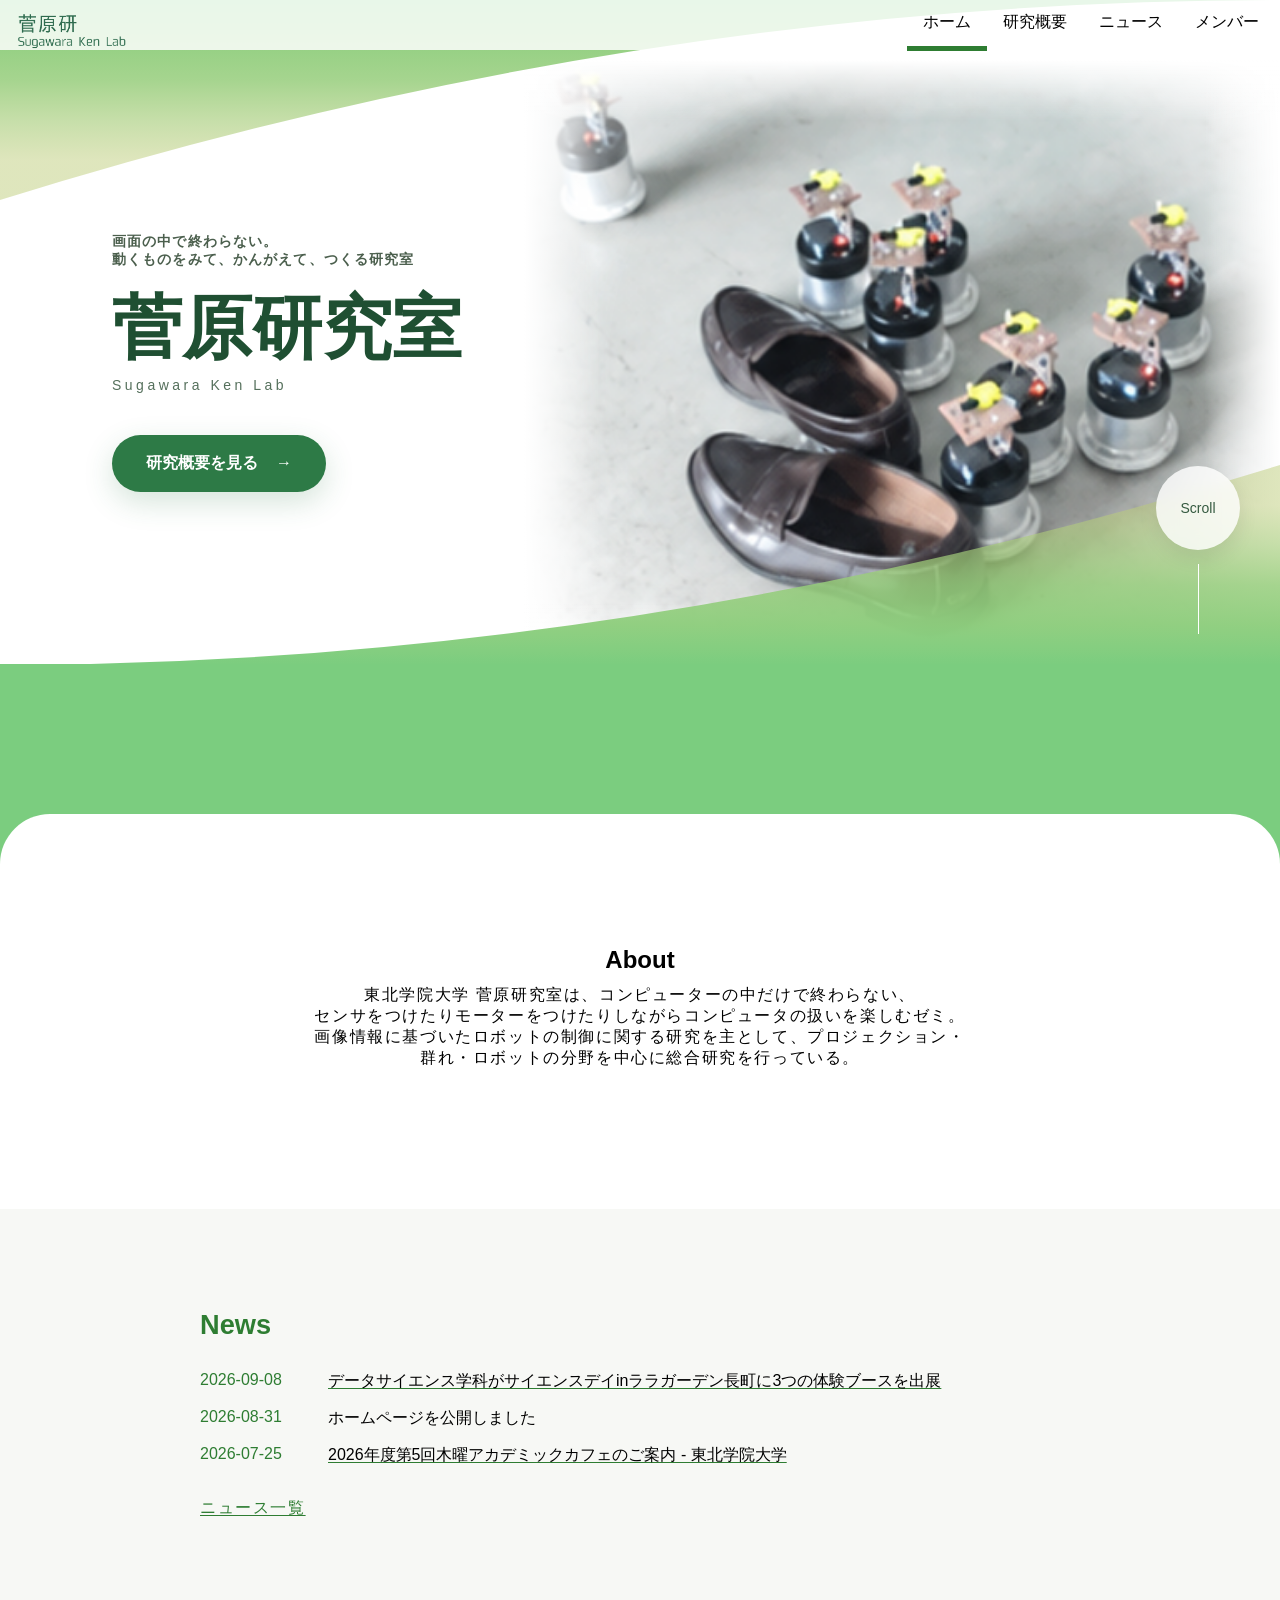
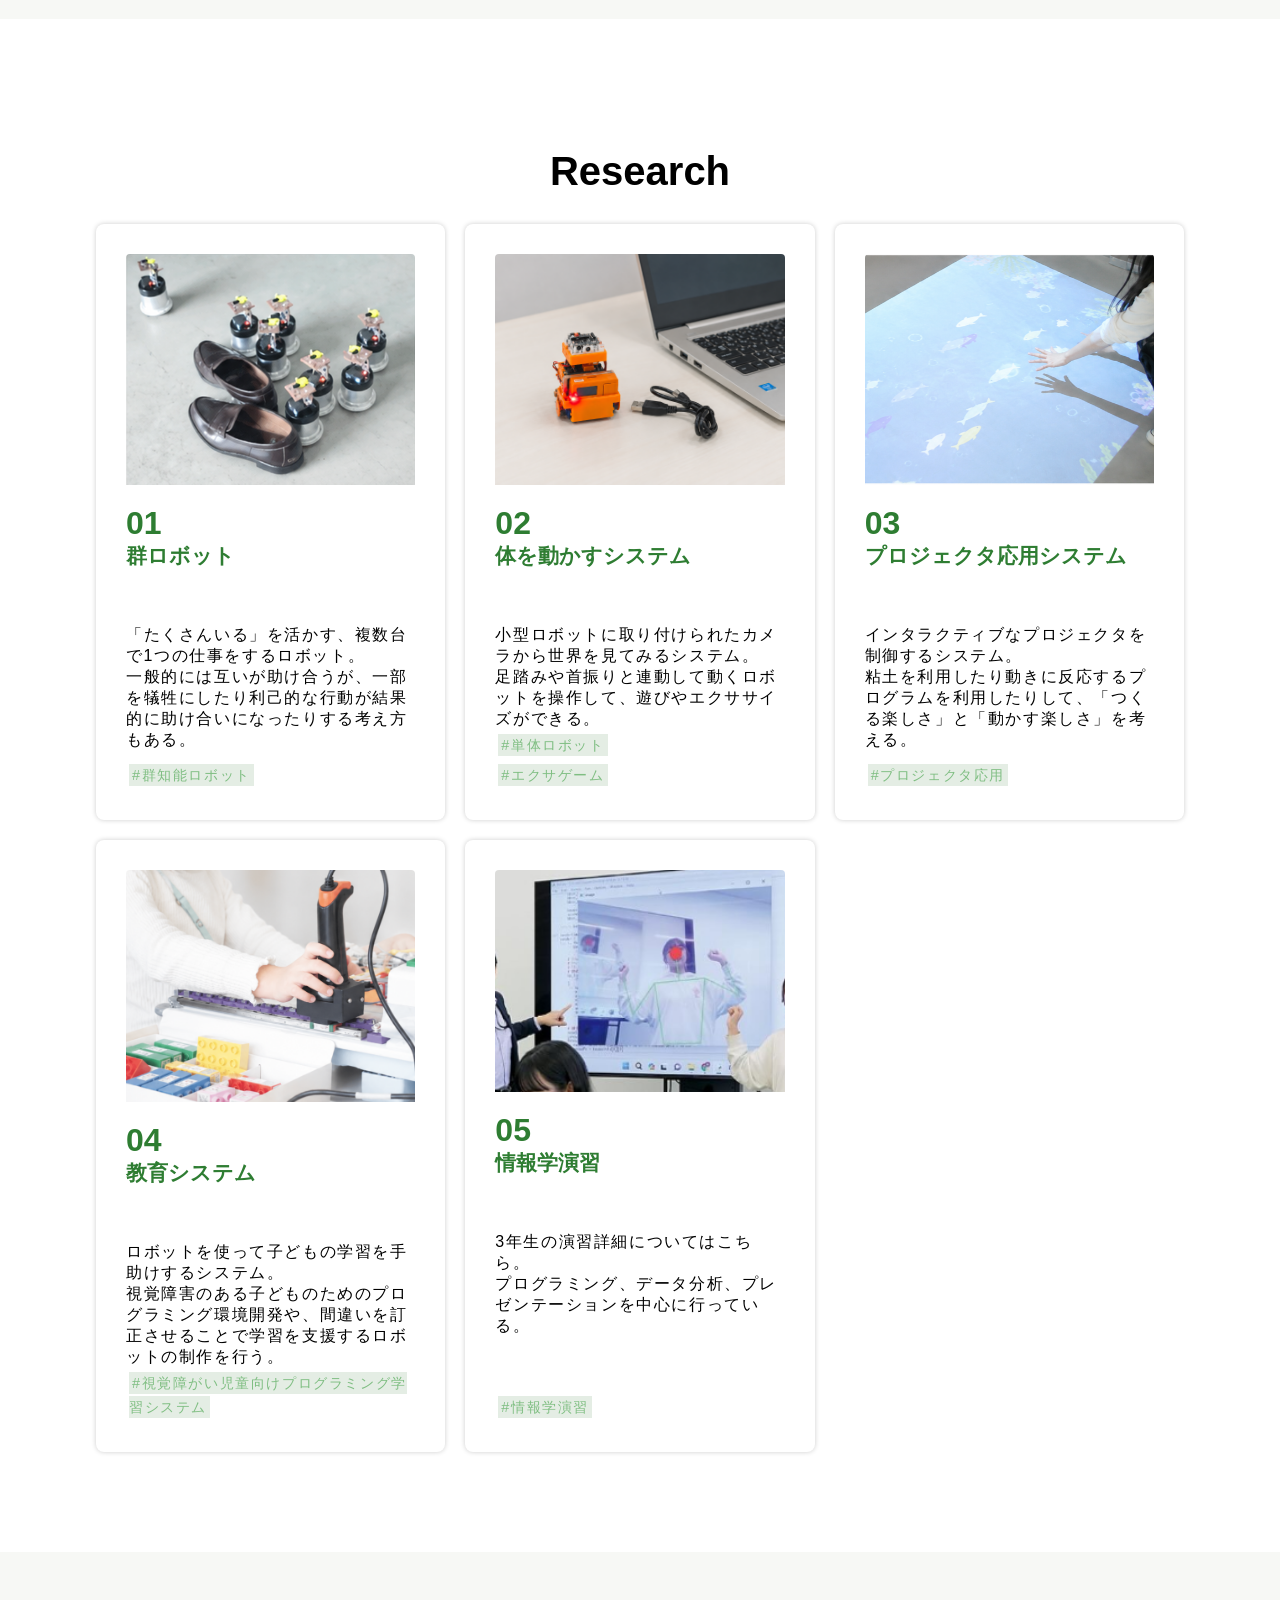
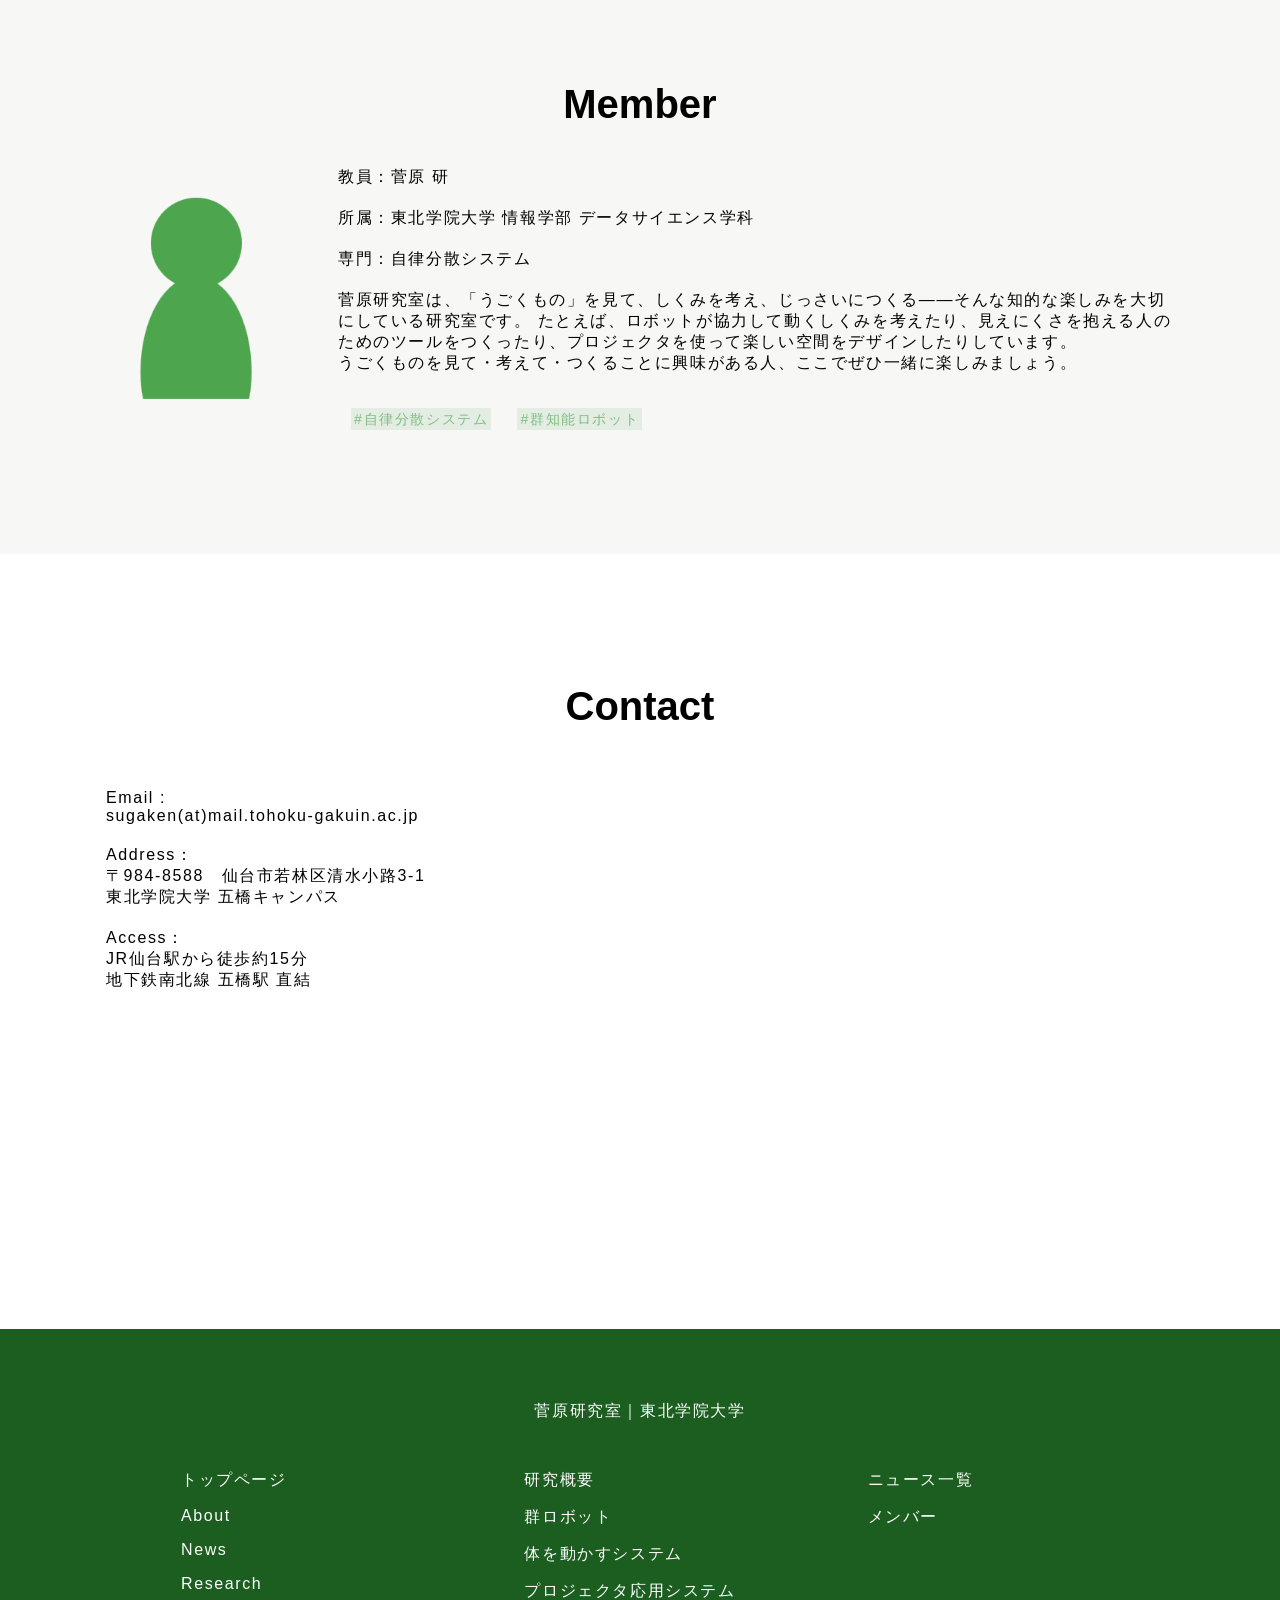
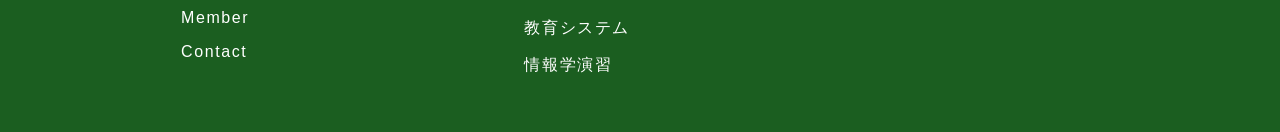
<file: index.html>
<!DOCTYPE html>
<html lang="ja">
<head>
<meta charset="UTF-8">
<title>菅原研究室 | 東北学院大学 情報学部</title>
<link rel="stylesheet" href="stylesheet.css">
<link rel="preconnect" href="https://fonts.googleapis.com">
<link rel="preconnect" href="https://fonts.gstatic.com" crossorigin>
<meta name="viewport" content="width=device-width, initial-scale=1.0">
<meta name="description" content="東北学院大学 情報学部の菅原研究室。群ロボット、ロボット制御、プロジェクタ応用など、コンピュータと実世界をつなぐ研究に取り組んでいます。">
</head>

<body id="index">
<div class="page-index">
<header>
  <a href="./index.html">
    <img class="logo-min" src="img/logo.png" alt="菅原研究室">
  </a>

  <!-- ハンバーガーボタン -->
  <button class="hamburger" type="button" aria-label="メニューを開く" aria-expanded="false">
    <span></span>
    <span></span>
    <span></span>
  </button>

  <nav>
    <ul class="menu">

      <li>
        <a href="./index.html" class="current">ホーム</a>
      </li>

      <li class="has-dropdown">
        <a href="./research.html">研究概要</a>

        <ul class="dropdown">
          <li><a href="./researches/swarm-robotics.html">群ロボット</a></li>
          <li><a href="./researches/body-system.html">体を動かすシステム</a></li>
          <li><a href="./researches/projector.html">プロジェクタ応用システム</a></li>
          <li><a href="./researches/education.html">教育システム</a></li>
          <li><a href="./researches/seminar.html">情報学演習</a></li>
        </ul>
      </li>

      <li>
        <a href="./news.html">ニュース</a>
      </li>

      <li>
        <a href="./member.html">メンバー</a>
      </li>

    </ul>
  </nav>
</header>

<script>
document.addEventListener('DOMContentLoaded', () => {
  const hamburger = document.querySelector('.hamburger');
  const nav = document.querySelector('nav');

  if (!hamburger || !nav) return;

  hamburger.addEventListener('click', () => {
    const isOpen=nav.classList.toggle('active');

    hamburger.classList.toggle('active');
    hamburger.setAttribute('aria-expanded', isOpen);
  });
});
</script>



<main>

 <section class="hero">
  <svg class="curve-top" xmlns="http://www.w3.org/2000/svg" viewBox="0 0 1280 200" width="100%">
  <defs>
    <linearGradient id="wave-1779946242188" gradientUnits="userSpaceOnUse" x1="0" y1="0" x2="0" y2="200">
      <stop offset="20%" stop-color="#becd7b80"/>
      <stop offset="40%" stop-color="#a7cd7ba6"/>
      <stop offset="60%" stop-color="#96cd7bd9"/>
      <stop offset="80%" stop-color="#8ccd7bf2"/>
      <stop offset="100%" stop-color="#7bcd7f"/>
    </linearGradient>
  </defs>
  <path d="M 0 200 Q 640 200 1280 0 Q 1920 200 2560 200 Q 3200 200 3840 0 Q 4480 200 5120 200 L 1280 200 L 0 200 Z" fill="url(#wave-1779946242188)"></path>
</svg>
    <!-- HERO -->
    <div class="hero-inner">


      <!-- LEFT -->
      <div class="hero-text" id="hero-index-text">


        <h2 class="hero-copy">画面の中で終わらない。</h2>
        <h2 class="hero-sub">動くものをみて、かんがえて、つくる研究室</h2>
        <h1 id="index-hero-title">菅原研究室</h1>

        <p id="index-hero-en">Sugawara Ken Lab</p>

        <a href="./research.html" class="hero-btn">
          研究概要を見る<span>→</span>
        </a>

      </div>

      <!-- RIGHT -->
      <div class="hero-image-wrap">
        <div class="hero-image">
          <img src="./img/index-research-swarm.png" alt="菅原研究室の研究風景">
          <div class="gradation"></div>
        </div>
      </div>
    </div>

    <!-- SCROLL -->
    <div class="scroll">

      <div class="scroll-circle">
        Scroll
      </div>

      <div class="scroll-line"></div>

    </div>
<svg class="curve-bottom" xmlns="http://www.w3.org/2000/svg" viewBox="0 0 1280 200" width="100%">
  <defs>
    <linearGradient id="wave-1779946242188" gradientUnits="userSpaceOnUse" x1="0" y1="0" x2="0" y2="200">
      <stop offset="20%" stop-color="#becd7b80"/>
      <stop offset="40%" stop-color="#a7cd7ba6"/>
      <stop offset="60%" stop-color="#96cd7bd9"/>
      <stop offset="80%" stop-color="#8ccd7bf2"/>
      <stop offset="100%" stop-color="#7bcd7f"/>
    </linearGradient>
  </defs>
  <path d="M 0 200 Q 640 200 1280 0 Q 1920 200 2560 200 Q 3200 200 3840 0 Q 4480 200 5120 200 L 1280 200 L 0 200 Z" fill="url(#wave-1779946242188)"></path>
</svg>
</section>




  <section class="intro" id="tag-about">
      <div class="intro-container">
        <div class="intro-text">
        <h3 class="intro-head">About</h3>
        <p>
          東北学院大学 菅原研究室は、<wbr>コンピューターの中だけで終わらない、<wbr>センサをつけたりモーターをつけたりしながら<wbr>コンピュータの扱いを楽しむゼミ。<br>
          画像情報に基づいたロボットの制御に関する研究を主として、<wbr>プロジェクション・群れ・ロボットの分野を中心に<wbr>総合研究を行っている。
        </p>
        </div>
      </div>
  </section>

  <div class="sec-container" id="tag-news">
  <section class="sec-news">
    <h3 class="news-head">News</h3>
    <script src="news.js"></script>
    <div id="latest-news"></div>
    <p class="news-page-link"><a href="./news.html">ニュース一覧</a></p>
<script>
  const container = document.getElementById("latest-news");

  [...newsList]
    .sort((a, b) => new Date(b.date) - new Date(a.date))
    .slice(0, 3)
    .forEach(news => {
      const div=document.createElement("div");
      div.classList.add("news-list");

      // リンクがある場合
      if (news.link) {
        div.innerHTML=`
          <a href="${news.link}" target="_blank" rel="noopener noreferrer" class="news-link">
            <span class="news-date">${news.date}<br></span>
            <span class="news-title">${news.title}</span>
          </a>
        `;
      }
      // リンクがない場合
      else {
        div.innerHTML=`
          <span class="news-no-link">
            <span class="news-date">${news.date}<br></span>
            <span class="news-title">${news.title}</span>
          </span>
        `;
      }

      container.appendChild(div);
    });
</script>
  </section>
  </div>

  <div class="sec-container" id="tag-research">
  <section class="sec-research">
    <div class="sec-container-research">
    <h2 class="res-head">Research</h2>

    <div class="grid">
    <a href="./researches/swarm-robotics.html" class="res-card">
      <div class="res-image">
        <img src="img/index-research-swarm.png" alt="複数のロボットが協調して動く群ロボットの研究（くつはこびロボット）">
      </div>
      <h4 class="res-genre">
        <span class="res-number">01 <br></span>
        群ロボット
      </h4>
      <p class="res-description">
        「たくさんいる」を活かす、複数台で1つの仕事をするロボット。<br>
        一般的には互いが助け合うが、一部を犠牲にしたり利己的な行動が結果的に助け合いになったりする考え方もある。
      </p>
      <p class="tag-container"><span class="tag">
        #群知能ロボット
      </span></p>
    </a>

    <a href="researches/body-system.html" class="res-card">
      <div class="res-image">
        <img src="img/index-research-body-system.png" alt="カメラを搭載した小型ロボットを操作する体を動かすシステム"">
      </div>
      <h4 class="res-genre">
        <span class="res-number">02 <br></span>
        体を動かす<wbr>システム
      </h4>
      <p class="res-description">
        小型ロボットに取り付けられたカメラから世界を見てみるシステム。<br>
        足踏みや首振りと連動して動くロボットを操作して、遊びやエクササイズができる。
      </p>
      <p class="tag-container"><span class="tag">
        #単体ロボット
      </span></p>
      <p class="tag-container"><span class="tag">
        #エクサゲーム
      </span></p>
    </a>

    <a href="researches/projector.html" class="res-card">
      <div class="res-image">
        <img src="img/index-research-projector.png" alt="プロジェクタを利用したインタラクティブシステムの研究">
      </div>
      <h4 class="res-genre">
        <span class="res-number">03 <br></span>
        プロジェクタ<wbr>応用<wbr>システム
      </h4>
      <p class="res-description">
        インタラクティブなプロジェクタを制御するシステム。<br>
        粘土を利用したり動きに反応するプログラムを利用したりして、「つくる楽しさ」と「動かす楽しさ」を考える。
      </p>
      <p class="tag-container"><span class="tag">
        #プロジェクタ応用
      </span></p>
    </a>

    <a href="researches/education.html" class="res-card">
      <div class="res-image">
        <img src="img/index-research-sikaku.png" alt="ロボットを活用した子どもの学習を支援する教育システム">
      </div>
      <h4 class="res-genre">
        <span class="res-number">04 <br></span>
        教育システム
      </h4>
      <p class="res-description">
        ロボットを使って子どもの学習を手助けするシステム。<br>
        視覚障害のある子どものためのプログラミング環境開発や、間違いを訂正させることで学習を支援するロボットの制作を行う。
      </p>
      <p class="tag-container"><span class="tag">
        #視覚障がい児童向け<wbr>プログラミング<wbr>学習システム
      </span></p>
    </a>

    <a href="researches/seminar.html" class="res-card">
      <div class="res-image">
        <img src="img/sub/ensyuu1.png" alt="情報学演習で使用する教材やシステム">
      </div>
      <h4 class="res-genre">
        <span class="res-number">05 <br></span>
        情報学演習
      </h4>
      <p class="res-description">
        3年生の演習詳細についてはこちら。<br>
        プログラミング、データ分析、プレゼンテーションを中心に行っている。
      </p>
      <p class="tag-container"><span class="tag">
        #情報学演習
      </span></p>
    </a>

    </div>
  </div>
  </section>
  </div>

  <div class="sec-container" id="tag-member">
  <section class="sec-member">
    <div class="sec-container-member">
    <h2 class="member-head">Member</h2>
    <div class="member-flexed">
      <div class="professor-img-box">
            <img class="professor-img" src="img/professor-img.png" alt="菅原研教授">
      </div>
      <div class="member-des-box">
        <p>教員：菅原 研</p>
        <p>所属：東北学院大学 情報学部 データサイエンス学科</p>
        <p>専門：自律分散システム</p>
        <p class="member-desc">
          菅原研究室は、「うごくもの」を見て、しくみを考え、じっさいにつくる——そんな知的な楽しみを大切にしている研究室です。
          たとえば、ロボットが協力して動くしくみを考えたり、見えにくさを抱える人のためのツールをつくったり、プロジェクタを使って楽しい空間をデザインしたりしています。<br>
          うごくものを見て・考えて・つくることに興味がある人、ここでぜひ一緒に楽しみましょう。
        </p>
        <div class="tags">
        <p class="tag-container"><span class="tag">
          #自律分散システム
        </span></p>
        <p class="tag-container"><span class="tag">
          #群知能ロボット
        </span></p>
        </div>
      </div>
    </div>
    </div>
  </section>
  </div>

  <div class="sec-container" id="tag-contact">
<section class="sec-contact">
    <div class="sec-container-contact">
  <h2 class="contact-head">Contact</h2>

  <div class="contact-flexed">
    <div class="contact-des-box">
      <p>Email : <br>sugaken(at)mail.tohoku-gakuin.ac.jp</p>
      <p>Address：<br>
        〒984-8588　仙台市若林区清水小路3-1<br>
        東北学院大学 五橋キャンパス
      </p>
      <p>Access：<br>
        JR仙台駅から徒歩約15分<br>
        地下鉄南北線 五橋駅 直結
      </p>
    </div>
    <iframe src="https://www.google.com/maps/embed?pb=!1m18!1m12!1m3!1d329.3404688150777!2d140.88159785527142!3d38.250919663428505!2m3!1f0!2f0!3f0!3m2!1i1024!2i768!4f13.1!3m3!1m2!1s0x5f8a2908cb9d8591%3A0x2ce1552de36ba8df!2z5p2x5YyX5a2m6Zmi5aSn5a2mIOS6lOapi-OCreODo-ODs-ODkeOCuQ!5e0!3m2!1sja!2sjp!4v1777893538265!5m2!1sja!2sjp" title="東北学院大学 五橋キャンパスの地図" class="map-iframe" allowfullscreen="" loading="lazy" referrerpolicy="no-referrer-when-downgrade"></iframe>
  </div>
  </div>
</section>
</div>
</main>

<footer>
  <p class="f-home"><a href="./index.html">菅原研究室｜東北学院大学</a></p>
  <div class="f-grid">
    <div class="f-index">
      <p><a href="./index.html">トップページ</a></p>
      <p><a href="#tag-about">About</a></p>
      <p><a href="#tag-news">News</a></p>
      <p><a href="#tag-research">Research</a></p>
      <p><a href="#tag-member">Member</a></p>
      <p><a href="#tag-contact">Contact</a></p>
    </div>
    <div class="f-research">
      <p><a href="research.html">研究概要</a></p>
      <p><a href="researches/swarm-robotics.html">群ロボット</a></p>
      <p><a href="researches/body-system.html">体を動かすシステム</a></p>
      <p><a href="researches/projector.html">プロジェクタ応用システム</a></p>
      <p><a href="researches/education.html">教育システム</a></p>
      <p><a href="researches/seminar.html">情報学演習</a></p>
    </div>
    <div class="f-member">
      <p><a href="news.html">ニュース一覧</a></p>
      <p><a href="member.html">メンバー</a></p>
    </div>
  </div>
</footer>
</div>
</body>
</html>
</file>
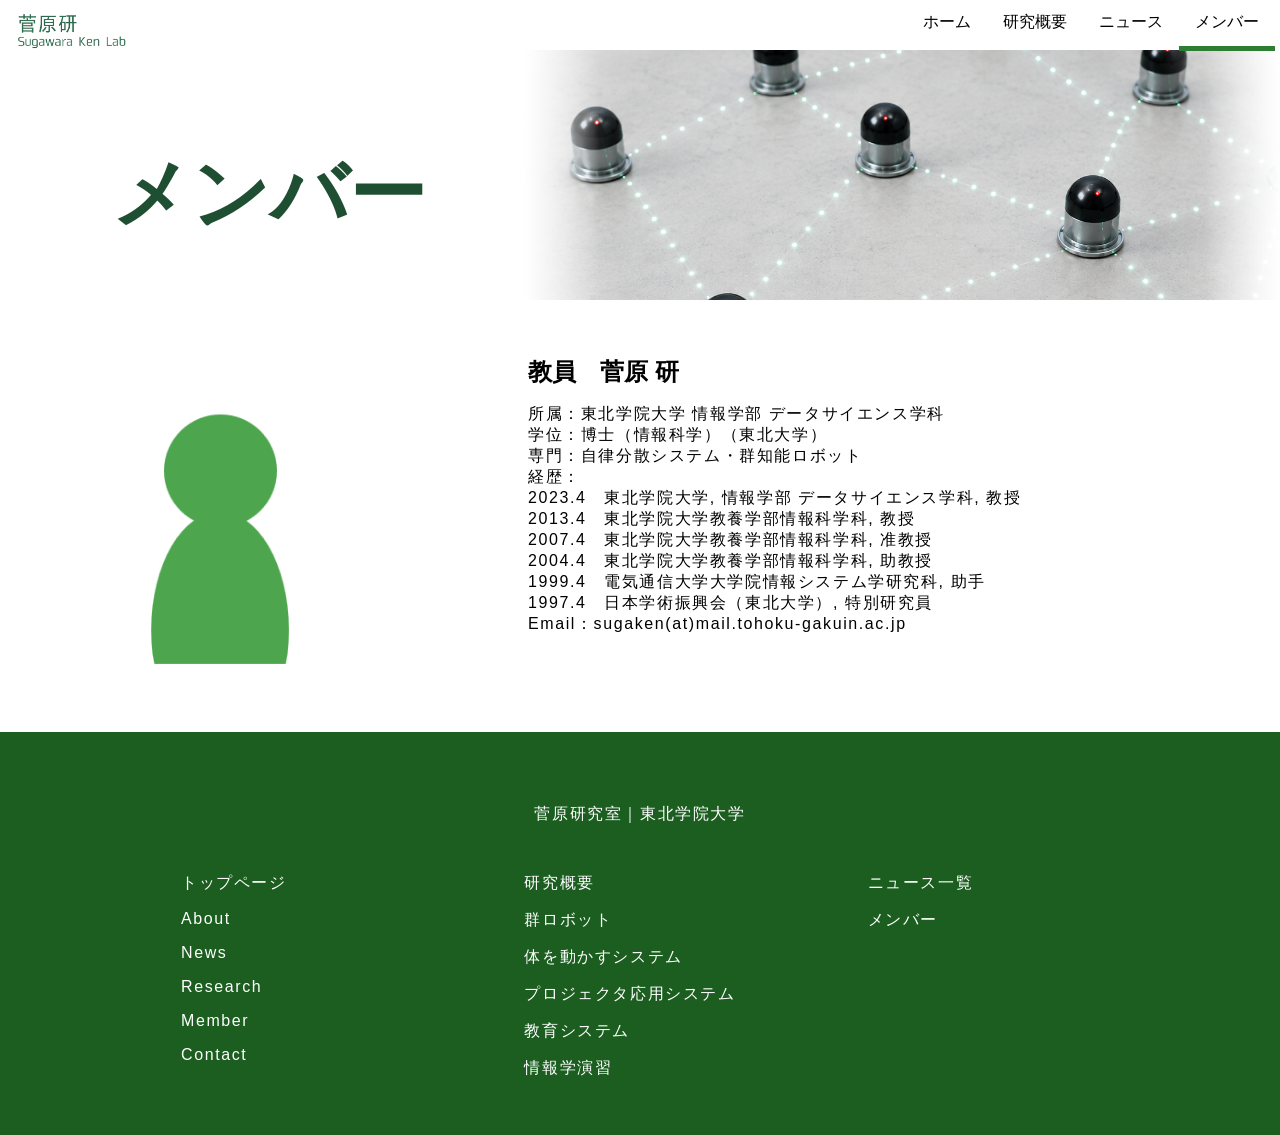
<file: member.html>
<!DOCTYPE html>
<html lang="ja">
<head>
<meta charset="UTF-8">
<title>メンバー｜菅原研究室｜東北学院大学 情報学部</title>
<link rel="stylesheet" href="stylesheet.css">
<link rel="stylesheet" href="subpage-style.css">
<meta name="viewport" content="width=device-width, initial-scale=1.0">
<meta name="description" content="東北学院大学 情報学部 菅原研究室のメンバー紹介。菅原研教授の所属、学位、専門分野、経歴などを紹介しています。">
</head>

<body id="member">
<div class="page-reserches">
<header>
  <a href="./index.html">
    <img class="logo-min" src="img/logo.png" alt="菅原研究室">
  </a>

  <!-- ハンバーガーボタン -->
  <button class="hamburger" type="button" aria-label="メニューを開く" aria-expanded="false">
    <span></span>
    <span></span>
    <span></span>
  </button>

  <nav>
    <ul class="menu">

      <li>
        <a href="./index.html">ホーム</a>
      </li>

      <li class="has-dropdown">
        <a href="./research.html">研究概要</a>

        <ul class="dropdown">
          <li><a href="./researches/swarm-robotics.html">群ロボット</a></li>
          <li><a href="./researches/body-system.html">体を動かすシステム</a></li>
          <li><a href="./researches/projector.html">プロジェクタ応用システム</a></li>
          <li><a href="./researches/education.html">教育システム</a></li>
          <li><a href="./researches/seminar.html">情報学演習</a></li>
        </ul>
      </li>

      <li>
        <a href="./news.html">ニュース</a>
      </li>

      <li>
        <a href="./member.html" class="current">メンバー</a>
      </li>

    </ul>
  </nav>
</header>

<script>
document.addEventListener('DOMContentLoaded', () => {
  const hamburger = document.querySelector('.hamburger');
  const nav = document.querySelector('nav');

  if (!hamburger || !nav) return;

  hamburger.addEventListener('click', () => {
    const isOpen = nav.classList.toggle('active');

    hamburger.classList.toggle('active');
    hamburger.setAttribute('aria-expanded', isOpen);
  });
});
</script>

<main>
 <div class="hero">
    <!-- HERO -->
    <div class="hero-inner">


      <!-- LEFT -->
      <div class="hero-text">
        <h1 class="hero-title">メンバー</h1>
        <p class="hero-en"></p>
      </div>

      <!-- RIGHT -->
      <div class="hero-image-wrap">
        <div class="hero-image">
          <img src="./img/sub-swarm.png" alt="複数のロボットが協調して動く群ロボット">
          <div class="gradation"></div>
        </div>

      </div>

    </div>
 </div>


<section class="sec-ovv-02">
  <div class="sec-container-ovv">

    <div>
    <div class="res-ovv-des">
  <div class="flex-invalid-768 -flexed">
    <div class="ress-img-box">
      <img class="pro-img" src="./img/professor-img.png" alt="菅原研教授">
    </div>
    <div>
      <h3>教員　菅原 研</h3>

    <div>
    <div class="career">
      <p>所属：東北学院大学 情報学部 データサイエンス学科</p>
      <p>学位：博士（情報科学）（東北大学）</p>
      <p>専門：自律分散システム・群知能ロボット</p>
      <p>経歴：</p>
      <p>2023.4　東北学院大学, 情報学部 データサイエンス学科, 教授</p>
      <p>2013.4　東北学院大学教養学部情報科学科, 教授</p>
      <p>2007.4　東北学院大学教養学部情報科学科, 准教授</p>
      <p>2004.4　東北学院大学教養学部情報科学科, 助教授</p>
      <p>1999.4　電気通信大学大学院情報システム学研究科, 助手</p>
      <p>1997.4　日本学術振興会（東北大学）, 特別研究員</p>
      <p>Email：sugaken(at)mail.tohoku-gakuin.ac.jp</p>
    </div>
      <p></p>
    </div>
    </div>
    </div>
  </div>
  </div>


  </div>
</section>

</main>

<footer>
  <p class="f-home"><a href="../index.html">菅原研究室｜東北学院大学</a></p>
  <div class="f-grid">
    <div class="f-index">
      <p><a href="../index.html">トップページ</a></p>
      <p><a href="../index.html#tag-about">About</a></p>
      <p><a href="../index.html#tag-news">News</a></p>
      <p><a href="../index.html#tag-research">Research</a></p>
      <p><a href="../index.html#tag-member">Member</a></p>
      <p><a href="../index.html">Contact</a></p>
    </div>
    <div class="f-research">
      <p><a href="research.html">研究概要</a></p>
      <p><a href="researches/swarm-robotics.html">群ロボット</a></p>
      <p><a href="researches/body-system.html">体を動かすシステム</a></p>
      <p><a href="researches/projector.html">プロジェクタ応用システム</a></p>
      <p><a href="researches/education.html">教育システム</a></p>
      <p><a href="researches/seminar.html">情報学演習</a></p>
    </div>
    <div class="f-member">
      <p><a href="news.html">ニュース一覧</a></p>
      <p><a href="member.html">メンバー</a></p>
    </div>
  </div>
</footer>
</div>
</body>
</html>
</file>
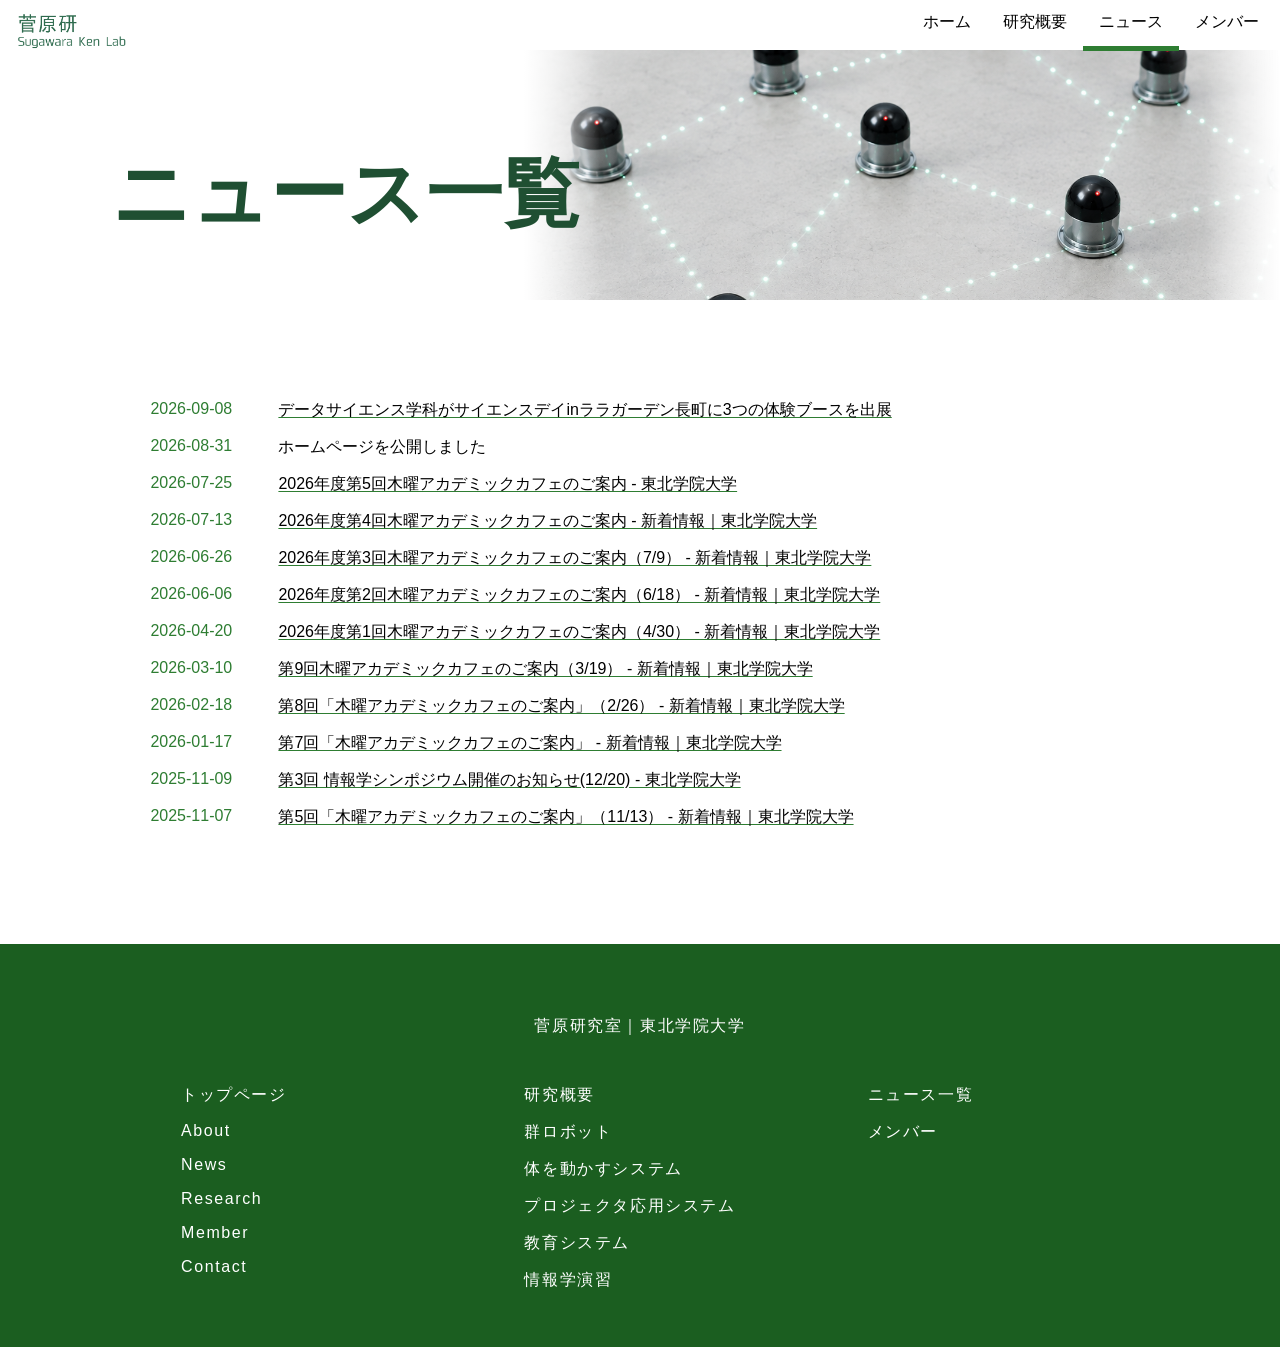
<file: news.html>
<!DOCTYPE html>
<html lang="ja">
<head>
<meta charset="UTF-8">
<title>ニュース一覧｜菅原研究室｜東北学院大学 情報学部</title>
<link rel="stylesheet" href="stylesheet.css">
<link rel="stylesheet" href="subpage-style.css">
<meta name="viewport" content="width=device-width, initial-scale=1.0">
<meta name="description" content="東北学院大学 情報学部 菅原研究室のニュース一覧。研究活動やイベント、学会発表など、研究室に関する最新情報を掲載しています。">
</head>

<body id="news">
<div class="page-reserches">
<header>
  <a href="./index.html">
    <img class="logo-min" src="img/logo.png" alt="菅原研究室">
  </a>

  <!-- ハンバーガーボタン -->
  <button class="hamburger" type="button" aria-label="メニューを開く" aria-expanded="false">
    <span></span>
    <span></span>
    <span></span>
  </button>

  <nav>
    <ul class="menu">

      <li>
        <a href="./index.html">ホーム</a>
      </li>

      <li class="has-dropdown">
        <a href="./research.html">研究概要</a>

        <ul class="dropdown">
          <li><a href="./researches/swarm-robotics.html">群ロボット</a></li>
          <li><a href="./researches/body-system.html">体を動かすシステム</a></li>
          <li><a href="./researches/projector.html">プロジェクタ応用システム</a></li>
          <li><a href="./researches/education.html">教育システム</a></li>
          <li><a href="./researches/seminar.html">情報学演習</a></li>
        </ul>
      </li>

      <li>
        <a href="./news.html" class="current">ニュース</a>
      </li>

      <li>
        <a href="./member.html">メンバー</a>
      </li>

    </ul>
  </nav>
</header>

<script>
document.addEventListener('DOMContentLoaded', () => {
  const hamburger = document.querySelector('.hamburger');
  const nav = document.querySelector('nav');

  if (!hamburger || !nav) return;

  hamburger.addEventListener('click', () => {
    const isOpen = nav.classList.toggle('active');

    hamburger.classList.toggle('active');
    hamburger.setAttribute('aria-expanded', isOpen);
  });
});
</script>

<div class="main">
 <div class="hero">
    <!-- HERO -->
    <div class="hero-inner">


      <!-- LEFT -->
      <div class="hero-text">
        <h1 class="hero-title">ニュース一覧</h1>
        <p class="hero-en"></p>
      </div>

      <!-- RIGHT -->
      <div class="hero-image-wrap">
        <div class="hero-image">
          <img src="./img/sub-swarm.png" alt="複数のロボットが協調して動く群ロボット">
          <div class="gradation"></div>
        </div>

      </div>

    </div>
 </div>


<main id="display-news">


<script src="news.js"></script>

<div id="news-list"></div>

<div id="news-pagination"></div>

<script>
  const newsPerPage = 50;
  let currentPage = 1;

  // 日付の新しい順に並べる
  const sortedNews = [...newsList].sort(
    (a, b) => new Date(b.date) - new Date(a.date)
  );

  function displayNews(page) {
    const container = document.getElementById("news-list");
    const pagination = document.getElementById("news-pagination");

    // ニュース一覧を空にする
    container.innerHTML = "";

    // 現在のページに表示するニュースを取得
    const start = (page - 1) * newsPerPage;
    const end = start + newsPerPage;
    const pageNews = sortedNews.slice(start, end);

    // ニュースを表示
    pageNews.forEach(news => {
      const div = document.createElement("div");
      div.classList.add("news-list");

      if (news.link) {
        div.innerHTML = `
          <a href="${news.link}" target="_blank" rel="noopener noreferrer" class="news-link">
            <span class="news-date">${news.date}<br></span>
            <span class="news-title">${news.title}</span>
          </a>
        `;
      } else {
        div.innerHTML = `
          <span class="news-no-link">
            <span class="news-date">${news.date}<br></span>
            <span class="news-title">${news.title}</span>
          </span>
        `;
      }

      container.appendChild(div);
    });

    // ページ数
    const totalPages = Math.ceil(sortedNews.length / newsPerPage);

    pagination.innerHTML = "";

    // 1ページしかない場合はページネーションを表示しない
    if (totalPages <= 1) {
      return;
    }

    // 「前へ」
    if (page > 1) {
      const prev = document.createElement("button");
      prev.textContent = "前へ";
      prev.addEventListener("click", () => {
        currentPage--;
        displayNews(currentPage);
        window.scrollTo(0, 0);
      });

      pagination.appendChild(prev);
    }

    // ページ番号
    for (let i = 1; i <= totalPages; i++) {
      const pageButton = document.createElement("button");
      pageButton.textContent = i;

      if (i === page) {
        pageButton.disabled = true;
      }

      pageButton.addEventListener("click", () => {
        currentPage = i;
        displayNews(currentPage);
        window.scrollTo(0, 0);
      });

      pagination.appendChild(pageButton);
    }

    // 「次へ」
    if (page < totalPages) {
      const next = document.createElement("button");
      next.textContent = "次へ";
      next.addEventListener("click", () => {
        currentPage++;
        displayNews(currentPage);
        window.scrollTo(0, 0);
      });

      pagination.appendChild(next);
    }
  }

  // 最初のページを表示
  displayNews(currentPage);
</script>
</main>


<footer>
  <p class="f-home"><a href="./index.html">菅原研究室｜東北学院大学</a></p>
  <div class="f-grid">
    <div class="f-index">
      <p><a href="./index.html">トップページ</a></p>
      <p><a href="./index.html#tag-about">About</a></p>
      <p><a href="./index.html#tag-news">News</a></p>
      <p><a href="./index.html#tag-research">Research</a></p>
      <p><a href="./index.html#tag-member">Member</a></p>
      <p><a href="#tag-contact">Contact</a></p>
    </div>
    <div class="f-research">
      <p><a href="research.html">研究概要</a></p>
      <p><a href="researches/swarm-robotics.html">群ロボット</a></p>
      <p><a href="researches/body-system.html">体を動かすシステム</a></p>
      <p><a href="researches/projector.html">プロジェクタ応用システム</a></p>
      <p><a href="researches/education.html">教育システム</a></p>
      <p><a href="researches/seminar.html">情報学演習</a></p>
    </div>
    <div class="f-member">
      <p><a href="news.html">ニュース一覧</a></p>
      <p><a href="member.html">メンバー</a></p>
    </div>
  </div>
</footer>
</div>
</div>
</body>
</html>
</file>
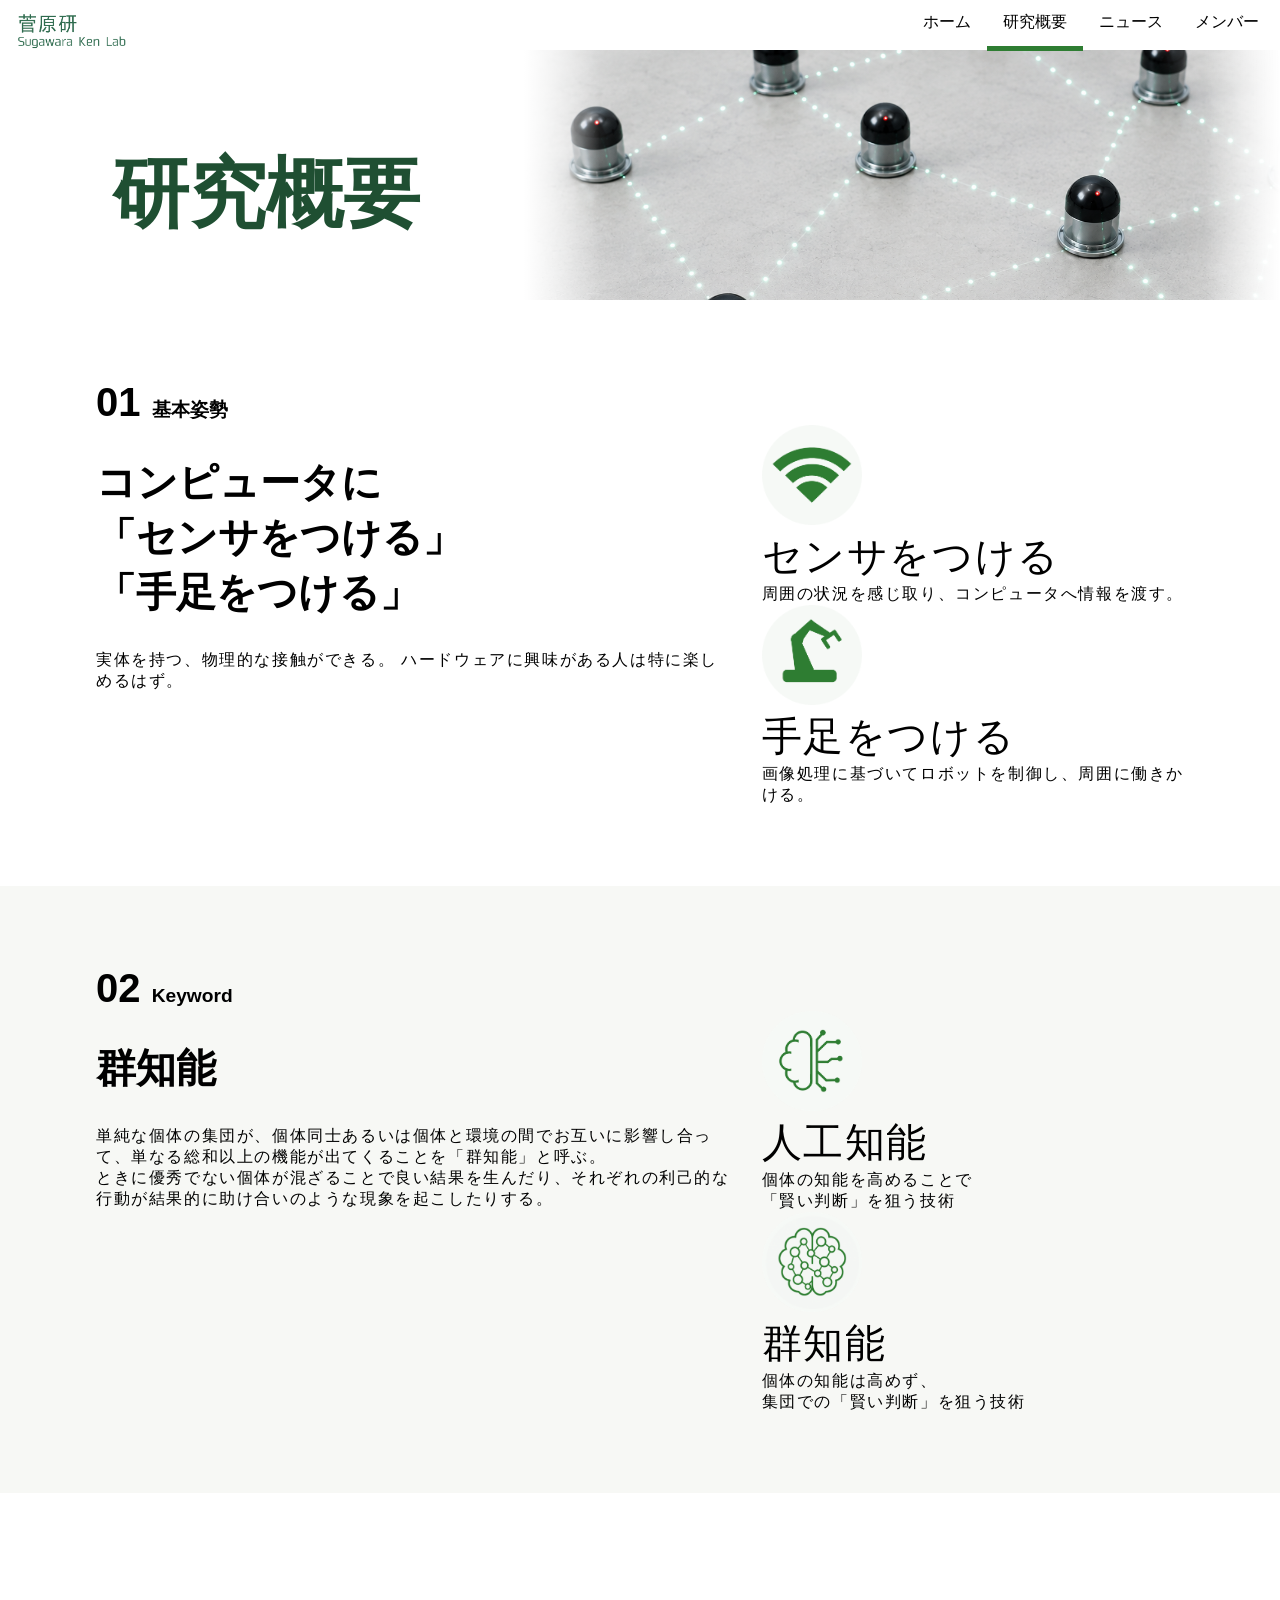
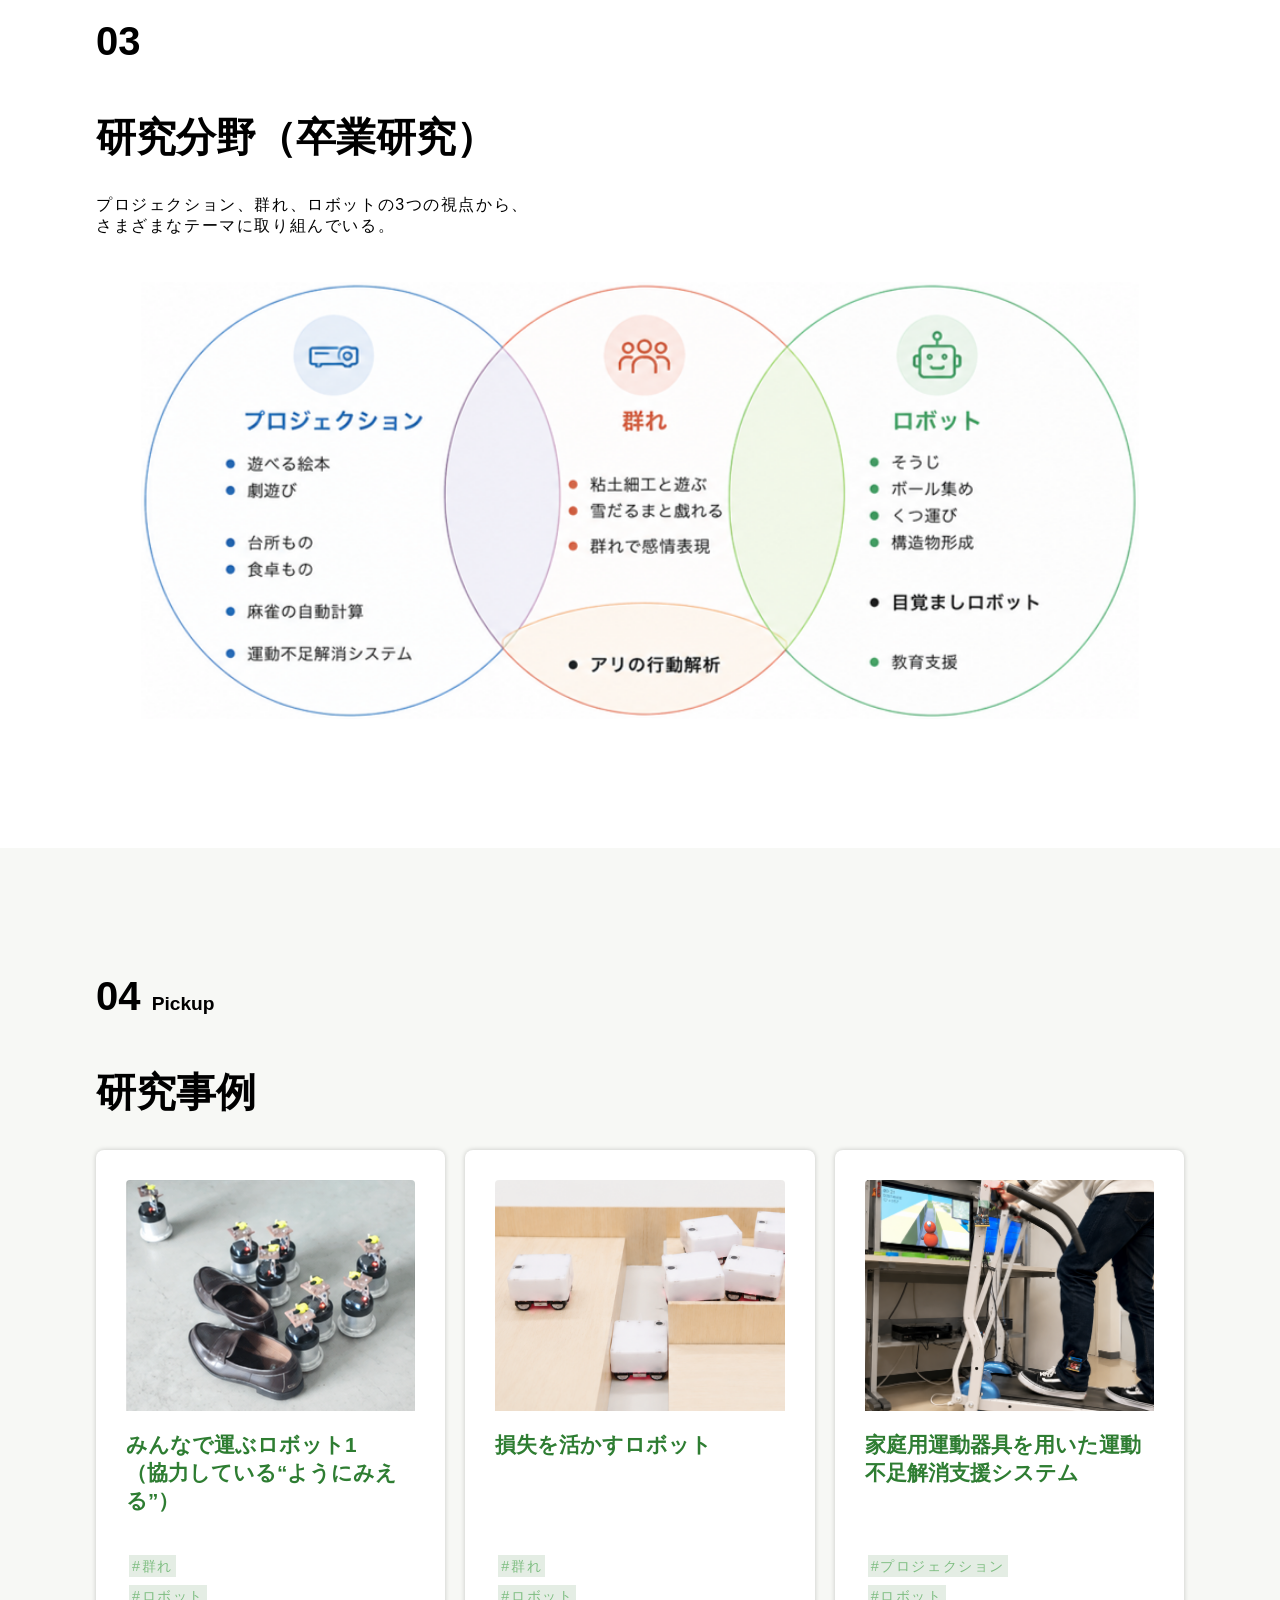
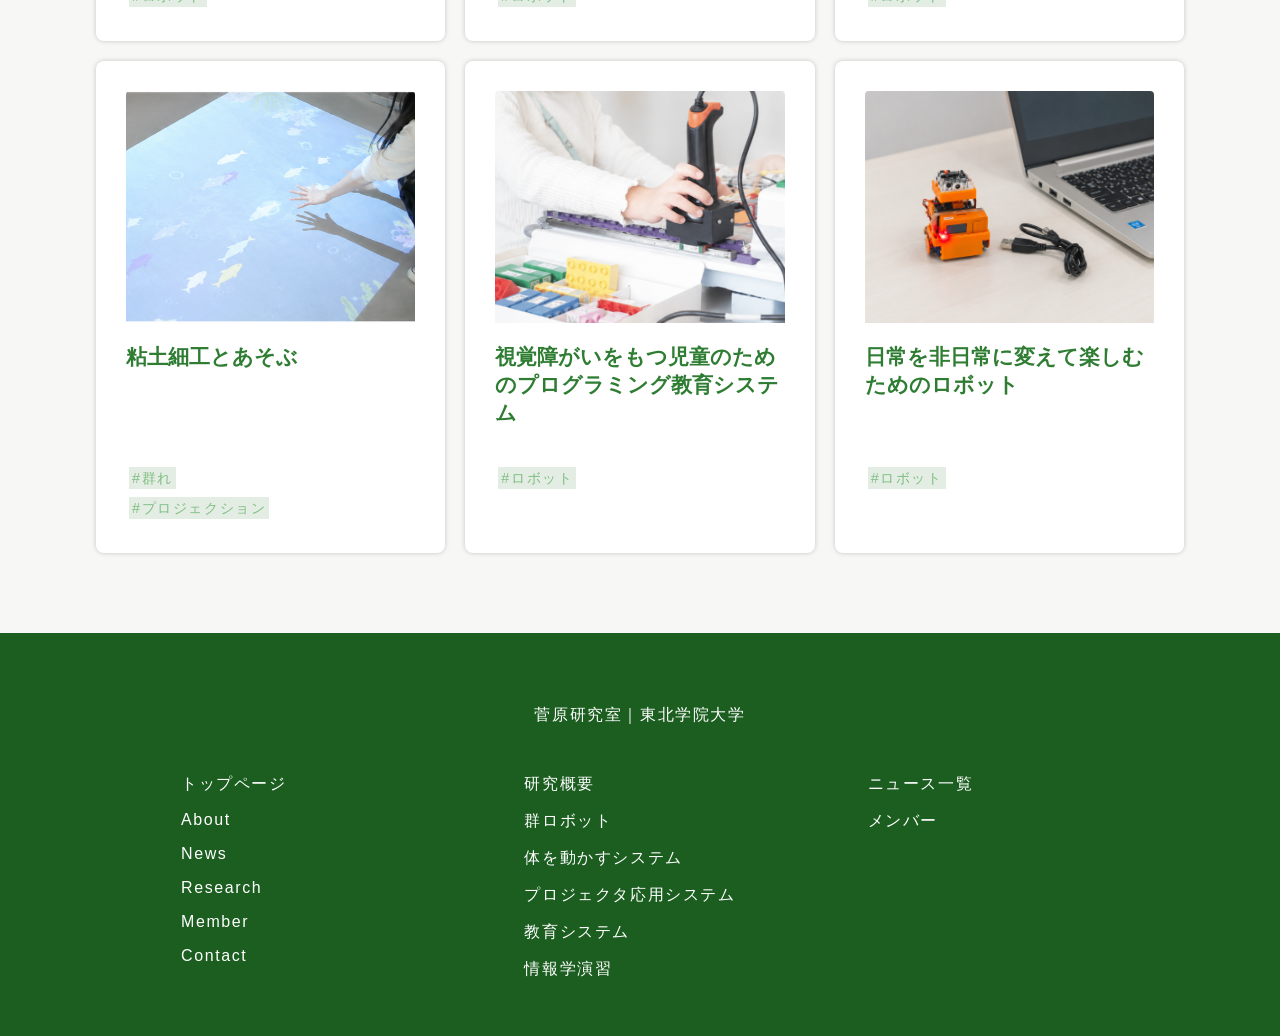
<file: research.html>
<!DOCTYPE html>
<html lang="ja">
<head>
<meta charset="UTF-8">
<title>研究概要｜菅原研究室｜東北学院大学 情報学部</title>
<link rel="stylesheet" href="stylesheet.css">
<meta name="viewport" content="width=device-width, initial-scale=1.0">
<link rel="stylesheet" href="subpage-style.css"><meta name="description" content="東北学院大学 情報学部 菅原研究室の研究概要。群知能、群ロボット、ロボット制御、プロジェクタ応用などの研究分野や研究事例を紹介しています。">
</head>

<body id="research">
<div class="page-reserches">
<header>
  <a href="./index.html">
    <img class="logo-min" src="img/logo.png" alt="菅原研究室">
  </a>

  <!-- ハンバーガーボタン -->
  <button class="hamburger" type="button" aria-label="メニューを開く" aria-expanded="false">
    <span></span>
    <span></span>
    <span></span>
  </button>

  <nav>
    <ul class="menu">

      <li>
        <a href="./index.html">ホーム</a>
      </li>

      <li class="has-dropdown">
        <a href="./research.html" class="current">研究概要</a>

        <ul class="dropdown">
          <li><a href="./researches/swarm-robotics.html">群ロボット</a></li>
          <li><a href="./researches/body-system.html">体を動かすシステム</a></li>
          <li><a href="./researches/projector.html">プロジェクタ応用システム</a></li>
          <li><a href="./researches/education.html">教育システム</a></li>
          <li><a href="./researches/seminar.html">情報学演習</a></li>
        </ul>
      </li>

      <li>
        <a href="./news.html">ニュース</a>
      </li>

      <li>
        <a href="./member.html">メンバー</a>
      </li>

    </ul>
  </nav>
</header>


<script>
document.addEventListener('DOMContentLoaded', () => {
  const hamburger = document.querySelector('.hamburger');
  const nav = document.querySelector('nav');

  if (!hamburger || !nav) return;

  hamburger.addEventListener('click', () => {
    const isOpen = nav.classList.toggle('active');

    hamburger.classList.toggle('active');
    hamburger.setAttribute('aria-expanded', isOpen);
  });
});
</script>

<main>
 <div class="hero">
    <!-- HERO -->
    <div class="hero-inner">


      <!-- LEFT -->
      <div class="hero-text">
        <h1 class="hero-title">研究概要</h1>
      </div>

      <!-- RIGHT -->
      <div class="hero-image-wrap">
        <div class="hero-image">
          <img src="./img/sub-swarm.png" alt="複数のロボットが協調して動く群ロボット">
          <div class="gradation"></div>
        </div>

      </div>

    </div>
 </div>

<section class="sec-ovv-01">
  <div class="res-container">
      <h3 class="res-ovv-head">
        <span class="res-ovv-num">01</span>
        <span class="res-ovv-sub">基本姿勢</span>
      </h3>
    <div class="flex-invalid-768 res-ovv-flexed">
    <div class="res-ovv-des">
      <h2 class="res-ovv-head">コンピュータに<br>
        「センサをつける」<br>「手足をつける」</h2>
      <p>実体を持つ、物理的な接触ができる。
        ハードウェアに興味がある人は特に楽しめるはず。
      </p>
    </div>
    <div class="res-ovv-img flex-valid-768 flex-invalid-480">
      <div class="icon-inner">
          <img src="img/icon-wifi.png" class="ovv-icon" alt="センサのアイコンimg">
          <p class="icon-des"><span class="icon-des-head">センサをつける<br></span>
            周囲の状況を感じ取り、コンピュータへ情報を渡す。</p>
      </div>
      <div class="icon-inner">
      <img src="img/icon-robarm.png" class="ovv-icon" alt="ロボットアームのアイコン">
        <p class="icon-des"><span class="icon-des-head">手足をつける<br></span>
          画像処理に基づいてロボットを制御し、周囲に働きかける。</p>
      </div>
    </div>

    </div>
  </div>

<div class="res-container">
  <h3 class="res-ovv-head">
    <span class="res-ovv-num">02</span>
    <span class="res-ovv-sub">Keyword</span>
  </h3>

  <div class="flex-invalid-768 res-ovv-flexed">

    <div class="res-ovv-des">
      <h2 class="res-ovv-head">群知能</h2>
      <p>
        単純な個体の集団が、個体同士あるいは個体と環境の間でお互いに影響し合って、単なる総和以上の機能が出てくることを「群知能」と呼ぶ。<br>
        ときに優秀でない個体が混ざることで良い結果を生んだり、それぞれの利己的な行動が結果的に助け合いのような現象を起こしたりする。
      </p>
    </div>

    <div class="res-ovv-img flex-valid-768 flex-invalid-480">
      <div class="icon-inner">
        <img src="img/icon-ai.png" class="ovv-icon" alt="人工知能を表すアイコン">
        <p class="icon-des">
          <span class="icon-des-head">人工知能<br></span>
          個体の知能を高めることで<br>「賢い判断」を狙う技術
        </p>
      </div>

      <div class="icon-inner">
        <img src="img/icon-swarn-intelligence.png" class="ovv-icon" alt="群知能を表すアイコン">
        <p class="icon-des">
          <span class="icon-des-head">群知能<br></span>
          個体の知能は高めず、<br>集団での「賢い判断」を狙う技術
        </p>
      </div>
    </div>

  </div>
</div>

  <div class="res-container">
    <div class="res-ovv-des">
      <h3 class="res-ovv-head">
        <span class="res-ovv-num">03</span>
      </h3>
      <h2 class="res-ovv-head">研究分野（卒業研究）</h2>
      <p>プロジェクション、群れ、ロボットの3つの視点から、<br>
        さまざまなテーマに取り組んでいる。
      </p>
    </div>
  <div class="res-ovv-fig">
    <img class="res-ovv-fig-inner res-field" src="img/res-field.png" alt="研究分野ベン図">
  </div>
  </div>

<div class="res-container">
    <div class="res-ovv-des">
      <h3 class="res-ovv-head">
        <span class="res-ovv-num">04</span>
        <span class="res-ovv-sub">Pickup</span>
      </h3>
      <h2 class="res-ovv-head">研究事例</h2>
    </div>

    <div class="grid">
      <a href="./researches/swarm-robotics.html#kutuhakobi" class="res-card">
        <div class="res-image">
          <img src="img/index-research-swarm.png" alt="複数のロボットが協力して靴を運ぶ群ロボット">
        </div>
        <h4 class="res-ex">
          みんなで運ぶロボット1<br>（協力している“ようにみえる”）
        </h4>
        <p class="tag-container"><span class="tag">
          #群れ
        </span></p>
        <p class="tag-container"><span class="tag">
          #ロボット
        </span></p>
      </a>

      <a href="./researches/swarm-robotics.html#sonsitsu" class="res-card">
        <div class="res-image">
          <img src="img/sub/sonsitu.png" alt="損失を活かす群ロボット">
        </div>
        <h4 class="res-ex">
          損失を活かすロボット
        </h4>
        <p class="tag-container"><span class="tag">
          #群れ
        </span></p>
        <p class="tag-container"><span class="tag">
          #ロボット
        </span></p>
      </a>

      <a href="researches/body-system.html#undou" class="res-card">
        <div class="res-image">
          <img src="img/sub/exer.png" alt="家庭用運動器具とロボットを組み合わせたエクササイズシステム">
        </div>
        <h4 class="res-ex">
          家庭用運動器具を用いた運動不足解消支援システム
        </h4>
        <p class="tag-container"><span class="tag">
          #プロジェクション
        </span></p>
        <p class="tag-container"><span class="tag">
          #ロボット
        </span></p>
      </a>

      <a href="researches/projector.html#nendo" class="res-card">
        <div class="res-image">
          <img src="img/index-research-projector.png" alt="プロジェクタを使って粘土細工と遊ぶインタラクティブシステム">
        </div>
        <h4 class="res-ex">
          粘土細工とあそぶ
        </h4>
        <p class="tag-container"><span class="tag">
          #群れ
        </span></p>
        <p class="tag-container"><span class="tag">
          #プロジェクション
        </span></p>
      </a>

      <a href="researches/education.html" class="res-card">
        <div class="res-image">
          <img src="img/index-research-sikaku.png" alt="視覚障がいのある児童を対象としたプログラミング教育システム">
        </div>
        <h4 class="res-ex">
          視覚障がいをもつ児童のためのプログラミング教育システム
        </h4>
        <p class="tag-container"><span class="tag">
          #ロボット
        </span></p>
      </a>

      <a href="researches/body-system.html#hinitijou" class="res-card">
        <div class="res-image">
          <img src="img/index-research-body-system.png" alt="日常を非日常に変えて楽しむためのロボット">
        </div>
        <h4 class="res-ex">
          日常を非日常に変えて楽しむためのロボット
        </h4>
        <p class="tag-container"><span class="tag">
          #ロボット
        </span></p>
      </a>

      </div>
    </div>
</section>
  </main>


<footer>
  <p class="f-home"><a href="./index.html">菅原研究室｜東北学院大学</a></p>
  <div class="f-grid">
    <div class="f-index">
      <p><a href="./index.html">トップページ</a></p>
      <p><a href="./index.html#tag-about">About</a></p>
      <p><a href="./index.html#tag-news">News</a></p>
      <p><a href="./index.html#tag-research">Research</a></p>
      <p><a href="./index.html#tag-member">Member</a></p>
      <p><a href="./index.html#tag-contact">Contact</a></p>
    </div>
    <div class="f-research">
      <p><a href="research.html">研究概要</a></p>
      <p><a href="researches/swarm-robotics.html">群ロボット</a></p>
      <p><a href="researches/body-system.html">体を動かすシステム</a></p>
      <p><a href="researches/projector.html">プロジェクタ応用システム</a></p>
      <p><a href="researches/education.html">教育システム</a></p>
      <p><a href="researches/seminar.html">情報学演習</a></p>
    </div>
    <div class="f-member">
      <p><a href="news.html">ニュース一覧</a></p>
      <p><a href="member.html">メンバー</a></p>
    </div>
  </div>
</footer>
</div>
</body>
</html>
</file>
<file: stylesheet.css>
/* 各ページ共通
 * ====================================== */

:root {
  --main-green: #2E7D32;
  --dark-green: #1B5E20;
  --light-green: #A5D6A7;
  --accent-green: #7fbe82;
  --bg-green: #f6f9f6;

  --text-color: #222;
  --bg-color: #f7f8f7;
}

* {
  font-family: "IBM Plex Sans JP", sans-serif;
}

body {
    background-color: rgb(255, 255, 255);
	margin: 0;
	display: flex;
	flex-direction: column;
	font-family:
    "Inter",
    "Noto Sans JP",
    sans-serif;
}


html{
	padding: 0 0 0 0;
	color: 000000;
	box-sizing: border-box;
}

p{
	letter-spacing: 0.1rem;
}

.logo-min {
    height: 50px;
    width: auto;
    margin: 0;
}


header {
	background-color: rgba(255, 255, 255, 0.827);
	height: 50px;
	width: 100%;
	position: fixed;
	top: 0;
	right: 0;
	z-index: 10;
	display: flex;
	justify-content: space-between;
	align-items: center;
	flex-wrap: wrap;
	padding: 5px;
	box-sizing: border-box;
	/*border-bottom-left-radius: 30px;*/
}

nav{
	height: 100%;
	margin: 0;
}

nav li {
    padding: 0 1rem;
	position: relative;
}

nav li a {
	display: block;
	color: #000000;
	text-decoration: none;
	-webkit-transition: all 0.3s ease;
    -moz-transition: all 0.3s ease;
    -o-transition: all 0.3s ease;
    transition: all  0.3s ease;
}

nav li a:hover{
	color: #767676;
}

/* 下線 */
nav a.current::after {
  content: "";
  position: absolute;
  left: 0;
  width: 100%;
  height: 5px;
  top: calc(1rem + 18px);
  background-color: var(--main-green);
}

.menu {
  display: flex;
  list-style: none;
  margin: 0;
}

.dropdown {
  position: absolute;
  top: 100%;
  left: 0;
  z-index: 10;

  list-style: none;
  background: white;
  padding: 0;
  margin: 8px 0 0 0; 
  min-width: 195px;

  box-shadow: 0 0 5px rgba(0, 0, 0, 0.2);
  border-radius: 12px;
  overflow: hidden;

  /* ここを変更 */
  opacity: 0;
  visibility: hidden;
  transform: translateY(-10px);

  transition:
    opacity 0.3s ease,
    visibility 0.3s ease,
    transform 0.3s ease;
}

.dropdown li{
	padding: 0;
}

.dropdown li a{
	color: black;
	padding: 10px 20px;
	display: block;
}

.has-dropdown:hover .dropdown {
  opacity: 1;
  visibility: visible;
  transform: translateY(0.1rem);
}

.dropdown li a:hover{
	background-color: #3f904437;
}



footer {
	width: 100%;
	padding: 40px;
	left: 0;
	background-color: var(--dark-green);;
	color: #def3e1;
}

.f-index p a, .f-research p a, .f-member p a{
	text-decoration: none;
	color: #ffffff;
}

.grid a{
	text-decoration: none;
	color: #000000;
}


.f-grid{
	max-width: 950px;
	margin: 0 auto;
	display: grid;
	grid-template-columns: repeat(3, 1fr);
	gap: 80px;
}


.f-home{
	text-align: center;
	margin: 2rem;
}

.f-home a{
	text-decoration: none;
	color: #ffffff;
}

footer p{
	margin: 1rem;
}


/* メインページコンテンツ
*******************************/

  *{
  margin:0;
  padding:0;
  box-sizing:border-box;
}

head{
	height: 50px;
	width: 100%;
	position: fixed;
	top: 0;
	right: 0;
	z-index: 10;
	display: flex;
	justify-content: space-between;
	align-items: center;
	flex-wrap: wrap;
	padding: 5px;
	box-sizing: border-box;
}

body{
  font-family:sans-serif;
  background:#ffffff;
  overflow-x:hidden;
  overflow-y: visible;
}

/* =========================
   HERO
========================= */

.hero {
  position: relative;
  overflow: hidden;
  padding-top: 60px;
  background: #ffffff;
}

/* 前側のサークル */
.hero::before {
  width: 40%;
  height: 700px;
  background: rgb(217, 226, 211);
  left: -250px;
  top: -180px;

  z-index: 2;
}

/* 後ろ側 */
.hero::after {
  width: 500px;
  height: 500px;
  background: rgba(168, 208, 141, 0.12);
  right: -180px;
  bottom: -180px;

  z-index: 0;
}

/* =========================
   INNER
========================= */

.hero-inner {
  width: 100%;
  margin: auto;

  display: flex;
  align-items: center;
  justify-content: space-between;

  position: relative;
  overflow: hidden;

}

/* =========================
   LEFT TEXT
========================= */

.hero-text {
  flex: 4;
  padding-left: 20px;
  left: calc(15vw - 100px);
  position: relative;
  z-index: 5;
}

.hero-copy, .hero-sub{
  font-size: 14px;
  color: #4b5f4d;
  margin-bottom: 24px;
  letter-spacing: 0.08em;
  white-space: nowrap;
}

.hero-copy{
	margin-bottom: 0px;
}

.hero-title {
  font-size: min(6vw, 100px);
  font-weight: 800;
  line-height: 1;
  color: #1f4f32;
  margin-bottom: 14px;
  text-wrap: nowrap;
}

#index-hero-title {
  font-size: clamp(48px, 6vw, 70px);
  font-weight: 800;
  line-height: 1;
  color: #1f4f32;
  margin-bottom: 14px;
  text-wrap: nowrap;
}

#index-hero-en {
  font-size: 14px;
  letter-spacing: 0.25em;
  color: #55705c;
  margin-bottom: 42px;
}

.hero-en {
  font-size: 14px;
  letter-spacing: 0.25em;
  color: #55705c;
}

/* =========================
   BUTTON
========================= */

.hero-btn {
  display: inline-flex;
  align-items: center;
  gap: 18px;

  padding: 18px 34px;
  border-radius: 999px;

  background: #2d7a46;
  color: #fff;
  text-decoration: none;
  font-weight: 600;

  transition: 0.3s ease;
  box-shadow: 0 10px 30px rgba(45, 122, 70, 0.2);
}

.hero-btn span {
  transition: transform 0.3s ease;
}

.hero-btn:hover {
  transform: translateY(3px);
  background: #236238;
}

.hero-btn:hover span {
  transform: translateX(4px);
}

/* =========================
   RIGHT IMAGE
========================= */

.hero-image-wrap {
  flex: 6;

  position: relative;
  z-index: 1;
}

.hero-image {
  position: relative;
  overflow: hidden;
}

.hero-image img {
  width: 100%;
  display: block;

  -webkit-mask-image:
    radial-gradient(circle, black 60%, transparent 100%);
  mask-image:
    radial-gradient(circle, black 60%, transparent 100%);
}

/* ぼかしレイヤー */
.gradation {
  position: absolute;
  inset: 0;
  pointer-events: none;

  /* 周囲を白にフェード */
  background:
    linear-gradient(to top, rgba(255,255,255,1), rgba(255,255,255,0) 10%),
    linear-gradient(to bottom, rgba(255,255,255,1), rgba(255,255,255,0) 10%),
    linear-gradient(to left, rgba(255,255,255,1), rgba(255,255,255,0) 10%),
    linear-gradient(to right, rgba(255,255,255,1), rgba(255,255,255,0) 10%);
}

/* =========================
   SCROLL
========================= */

.scroll {
  position: absolute;
  right: 40px;
  bottom: 30px;

  display: flex;
  flex-direction: column;
  align-items: center;
  gap: 14px;

  z-index: 3;
}

.scroll-circle {
  width: 84px;
  height: 84px;

  border-radius: 50%;
  background: rgba(255, 255, 255, 0.8);

  backdrop-filter: blur(10px);

  display: flex;
  align-items: center;
  justify-content: center;

  font-size: 14px;
  color: #355a40;

  box-shadow:
    0 8px 20px rgba(0,0,0,0.08);
}

.scroll-line {
  width: 1px;
  height: 70px;
  background: #ffffff;
}

.scroll, .scroll-circle, .scroll-line{
	z-index: 9;
}

.curve-top{
	position: absolute;
	width: 100%;
	z-index: 7;
	top: 0;
	display: block;
	margin: 0;
	margin-bottom:-1px;
	transform: scale(-1, -1);
}


.curve-bottom{
	position: absolute;
	width: 100%;
	z-index: 7;
	bottom: 0;
	display: block;
	margin: 0;
	  margin-bottom:-1px;
}


.sub-visual-content h1{
	font-size: max(5vw, 3rem);
}

.sub-visual-img-box::before{
	transform: translate(10%);
}

.sub-visual{
	height: 300px;
}

.sub-visual-img{
  width: 100%;
  height: 100%;
  object-fit: cover;
}

.sub-visual-img-box{
  width: 100%;
  height: 300px;   /* 高さを指定 */
}



.intro{
	width: 100%;
	padding: 150px 0 0 0;
	text-align: center;
	background-color: #7BCD7F;
}

.intro-container{
	width: 100%;
	height: 100%;
	padding: 2.5em 0 0 0;
	background-color: #ffffff;
	border-radius: 50px 50px 0 0;
	padding-bottom: 100px;
}

.intro-text{
	margin: 0 auto;
	padding: 5rem 0 2.5rem 0;
	width: min(80%, 700px);
	word-break: keep-all;
	overflow-wrap: anywhere;
	
}

.intro h3{
	text-align: center;
	font-size: 1.5rem;
	margin: 0.7rem;
}

.intro p{
	justify-content: center;
	margin-bottom: 100px auto;
}

[class$="-head"] {
	font-size: 2.5rem;
	text-align: center;
	margin-top: 30px;
	margin-bottom: 30px;
}

h2{
}

h3{
	font-size: 1.5rem;
}

.sec-container{
    padding: 100px 0;
}

.sec-ovv-des h3{
    padding: 1rem 0;
}

.sec-container:nth-of-type(odd) {
  background-color: #f7f8f5;
}

.sec-container:nth-of-type(even) {
  background-color: #ffffff;
}


.res-container > * {
 width: 85%;
 max-width: 1100px;
 margin: 0 auto;
}

.sec-container > * {
 width: 85%;
 max-width: 1100px;
 margin: 0 auto;
}

.sec-news{
	width: 100%;
}

.news-head{
	margin-top: 0;
	margin-left: 10%;
	color: #000000;
	text-align: left;
	font-size: 1.7rem;
	color: var(--main-green);
}

#latest-news{
	margin-left: 10%;
	margin-right: 5%;
}

.news-title, .news-date, .news-link{
	color: #000000;
	text-decoration: none;
}

.news-date{
    flex: 0 0 7em;
    white-space: nowrap;
	color: var(--main-green);
}

.news-list{
	margin-bottom: 1rem;
}

.news-no-link .news-title{
	text-decoration: none;
}

.news-link .news-title{
	text-decoration: none;
	text-decoration:underline;
	text-underline-offset: 2px;
	text-decoration-color: var(--main-green);;
}

.news-no-link, .news-link{
    display: flex;
    gap: 1rem;
    align-items: flex-start;
}

.news-page-link{
	
	margin-top: 2rem;
	margin-left: 10%;
}

.news-page-link a{
	color: #000000;
	text-decoration: none;
	text-decoration:underline;
	text-underline-offset: 2px;
	text-decoration-color: var(--main-green);;
	color: var(--main-green);
}

.grid{

	display: grid;

	/* 3等分 */
	grid-template-columns: repeat(3, 1fr);

	/* カード間の余白 */
	gap: 20px;
}

.res-card{
	display: flex;
  	flex-direction: column;
	/* marginは消す */
	padding: 30px;

	background-color: #ffffff;
	border-radius: 8px;

	box-shadow: 0 0 5px rgba(0, 0, 0, 0.2);

	transition: all 0.3s ease;

	/* はみ出し防止 */
	overflow:	hidden;
}

.res-description{
  flex-grow: 1;
}

.res-card:hover{
	box-shadow: 0 0 5px 5px var(--light-green);
}

.res-image img{
	width: 100%;
	height: auto;
	display: block;
	border-radius: 4px;
	padding-bottom: 20px;
}

.res-field{
	padding: 20px;
}

.pro-img{
	height: 300px;
}

.res-genre{
	word-break: keep-all;
	overflow-wrap: anywhere;
	color: var(--main-green);
	font-size: 1.3rem;
	height: 120px;
}

.res-number{
	font-size: 2rem;
	padding-top: 5px;
}

.tag-container{
	font-size: 0.9rem;
	color: var(--accent-green);
	margin: 3px;
	line-height: 1.5rem;
}

.tag{
	background-color: #E4EDE4;
	padding: 3px;
}

[class$="-flexed"] {
	display: flex;
	gap: 2rem;
}

.professor-img-box{
	flex: 0 0 30%;
	max-width: 200px;
	min-width: 100px;
	height: auto;
}

.professor-img{
	width: 100%;
}

.member-des-box{
	flex: 1;
}

.contact-head{
	margin-bottom: 50px;
}

.map-iframe{
	width: 600px;
	height: 450px;
	border: 0;
}

.sec-contact p{
	padding: 10px;
}

.contact-flexed{
	align-items: flex-start;
}

.contact-des-box{
	flex: 0 0 40%;
	min-width: 100px;
	max-width: 27rem;
	height: auto;
}

.map-iframe{
	flex: 1;
	min-height: 300px;
	border: 0;
}

.sec-member{
}

.sec-member p{
	padding: 10px;
}

.sec-member .tags{
	display: flex;
	padding: 10px;
}

#display-news > * {
 width: 85%;
 margin: 0 auto;
}

#display-news{
	padding: 100px min(5%, 100px);
}

/* レスポンシブ
*******************************/
@media (max-width:950px) {

.sec-news-title{
	margin-left: 10%;
}

#latest-news{
	margin-left: 5%;
}

.grid{
	margin: 100px 5%;
	display: grid;
	grid-template-columns: 1fr 1fr;
}

.res-card{
	padding: 15px
}

.contact-flexed{
	display: block;
}

.contact-des-box{
	margin: 0 auto;
}

.map-iframe{
	display: block;
	width: 95%;
	max-width: 600px;
	margin: 0 auto;
}

}

@media (max-width:680px) {
.member-flexed{
	display: block;
	margin: 0 auto;
}
.member-des-box{
	width: 100%;
}
.professor-img-box{
	margin: 0 auto;
}
.sec-research{
	width: 90%;
	padding: 0 auto;
}

}

/* =========================
   ヘッダー
   ========================= */



/* =========================
   ハンバーガーボタン
   PCでは非表示
   ========================= */

.hamburger {
    display: none;
}


/* =========================
   スマートフォン
   ========================= */

@media screen and (max-width: 768px) {

    /* -------------------------
       ヘッダー
       ------------------------- */

    header {
        height: 60px;
        padding: 5px 15px;
    }

    .logo-min {
        height: 50px;
    }


    /* -------------------------
       ハンバーガーボタン
       ------------------------- */

    .hamburger {
        display: flex;

        flex-direction: column;
        justify-content: space-between;

        width: 35px;
        height: 25px;

        padding: 0;
        margin: 0;

        border: none;
        background: transparent;

        cursor: pointer;
    }

    .hamburger span {
        display: block;

        width: 100%;
        height: 3px;

        background-color: var(--dark-green);

        border-radius: 3px;

        transition:
            transform 0.3s ease,
            opacity 0.3s ease;
    }
	
	nav a.current::after {
		display: none;
	}

    /* -------------------------
       × に変化
       ------------------------- */

    .hamburger.active span:nth-child(1) {
        transform: translateY(11px) rotate(45deg);
    }

    .hamburger.active span:nth-child(2) {
        opacity: 0;
    }

    .hamburger.active span:nth-child(3) {
        transform: translateY(-11px) rotate(-45deg);
    }


    /* -------------------------
       スマホ用ナビ
       ------------------------- */

    nav {
        display: none;

        position: absolute;

        top: 60px;
        left: 0;

        width: 100%;
        height: auto;

        background-color: rgba(255, 255, 255, 0.95);

        box-shadow: 0 3px 8px rgba(0, 0, 0, 0.1);
    }

    nav.active {
        display: block;
    }


    /* -------------------------
       メニューを縦並びに
       ------------------------- */

    .menu {
        display: block;

        width: 100%;

        padding: 0;
        margin: 0;
    }

    nav li {
        padding: 0;
    }

    nav li a {
        padding: 15px 20px;
    }




    /* -------------------------
       dropdown
       ------------------------- */

    .dropdown {
        position: static;

        min-width: 0;

        margin: 0;

        box-shadow: none;

        border-radius: 0;

        transform: none;

        opacity: 1;
        visibility: visible;

        background-color: #f7f7f7;
    }

    .dropdown li a {
        padding: 12px 40px;
    }


    /* スマホではhoverによるdropdownの
       アニメーションを無効化 */

    .has-dropdown:hover .dropdown {
        transform: none;
    }

	.hero{
		padding: 80px 0;
		overflow: visible;
	}

	.hero-image{
		position: relative;
	}

	.hero-text{
		background-color: #ffffffd3;
		position: absolute;
		padding: 1.5rem;
		left: 0;
		z-index: 8;
		margin-left: 50px;
	}

	#hero-index-text{
		top: 50%;
	}

	.hero-inner {
		overflow: visible;
	}


	.hero-copy, .hero-sub{
		font-size: min(14px, 4vw);
		}

	.hero-title {
		font-size: clamp(34px, 6vw, 70px);
	}

		.hero-en {
		font-size: 12px;
		}

		/* =========================
		BUTTON
		========================= */

		.hero-btn {
		display: inline-flex;
		align-items: center;
		gap: 18px;

		padding: 18px 34px;
		border-radius: 999px;

		background: #2d7a46;
		color: #fff;
		text-decoration: none;
		font-weight: 600;

		transition: 0.3s ease;
		box-shadow: 0 10px 30px rgba(45, 122, 70, 0.2);
		}

		.hero-btn span {
		transition: transform 0.3s ease;
		}

		.hero-btn:hover {
		transform: translateY(3px);
		background: #236238;
		}

		.hero-btn:hover span {
		transform: translateX(4px);
		}

		.scroll-circle {
		width: max(60px, 15vw);
		height: max(60px, 15vw);
		}

		.f-grid{
			gap: 20px;
		}

		.flex-invalid-768{
			display: block;
		}

		.flex-valid-768{
			display: flex;
			gap: 30px;
			padding: 30px;
		}


}


@media (max-width:480px) {
.grid{
	display: grid;
	grid-template-columns: 1fr;
}

.hero-text{
	margin-left: 0;
}

.scroll, .scroll-circle, .scroll-line{
	display: none;
}

.f-grid{	
	grid-template-columns: none;
}

.flex-invalid-480{
	display: block;
}

.icon-inner{
	padding-top: 30px;
}

}
</file>
<file: subpage-style.css>
.main{
}

.hero {
  position: relative;
  overflow: hidden;
  padding-top: 50px;
  background: #ffffff;
  height: 300px;
}
[class^="sec-"] {
    margin: 0 auto;
}

[class^="sec-container-"] {
	width: 85%;
	max-width: 1100px;
	margin: 0 auto;
    padding: 40px 0;
}

.hero-inner{
    height: 300px;
}

.res-ovv-head{
    text-align: left;
}

.res-ovv-sub{
    font-size: 1.2rem;
}

.res-ovv-des{
    flex: 6;
}

.res-ovv-img{
    flex: 4;
}

.res-ovv-fig{
    padding: 25px;
    max-width: 90%;
    margin: 0 auto;
}

.ovv-icon{
    width: 100px;
    height: 100px;
}

[class$="-ovv-01"],
[class$="-ovv-03"] {
    background-color: #ffffff;
}



.res-ex{
	word-break: keep-all;
	overflow-wrap: anywhere;
	color: var(--main-green);
	font-size: 1.3rem;
	height: 120px;
}

.ovv-professor{
    margin: 0 auto;
}

.res-ovv-fig{
    width: 100%;
    overflow: hidden;
}

.res-ovv-fig-inner{
    width: 100%;
}

.profile, .career{
    text-align: left;
}



.res-container{
    padding: 80px 0;
}

.res-ovv-des h3{
    padding: 1rem 0;
}

.res-container:nth-of-type(even) {
  background-color: #f7f8f5;
}

.res-container:nth-of-type(odd) {
  background-color: #fff;
}
/*#f7f8f5*/

.res-container > * {
 width: 85%;
 max-width: 1100px;
 margin: 0 auto;
}

.ress-img-box{
    width: 400px;
    height: auto;
    padding: 1.5rem 0;
    max-width: 95%;
}

.ress-img{
    width: 100%;
}




@media (max-width:950px) {
.sec-ovv-01 h2{
    font-size: 2rem;
}
}


@media screen and (max-width: 768px) {
    .res-ovv-fig{
        padding: 0;
        margin: 0;
        max-width: 100%;
        width: 100%;
    }

    .res-ovv-fig-inner{
        padding: 30px 0;
        width: 100%;
    }

}
</file>
